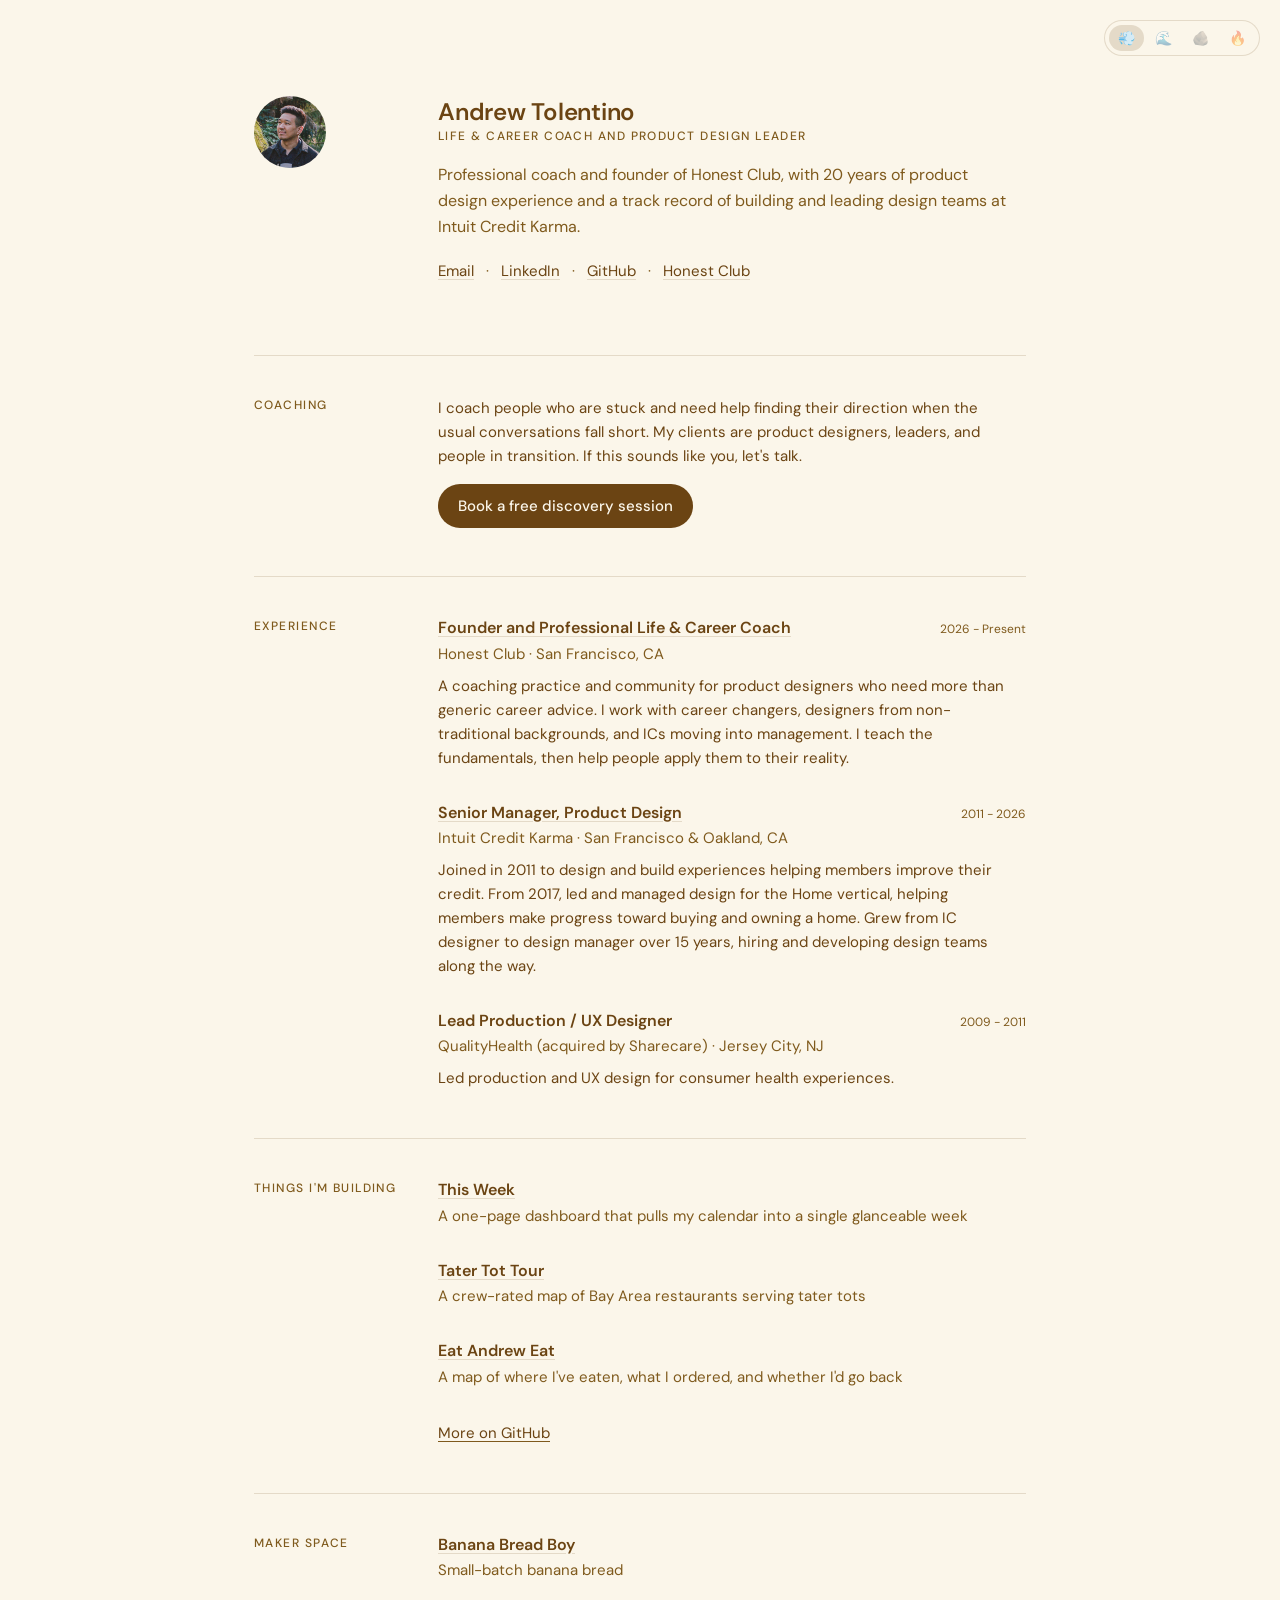
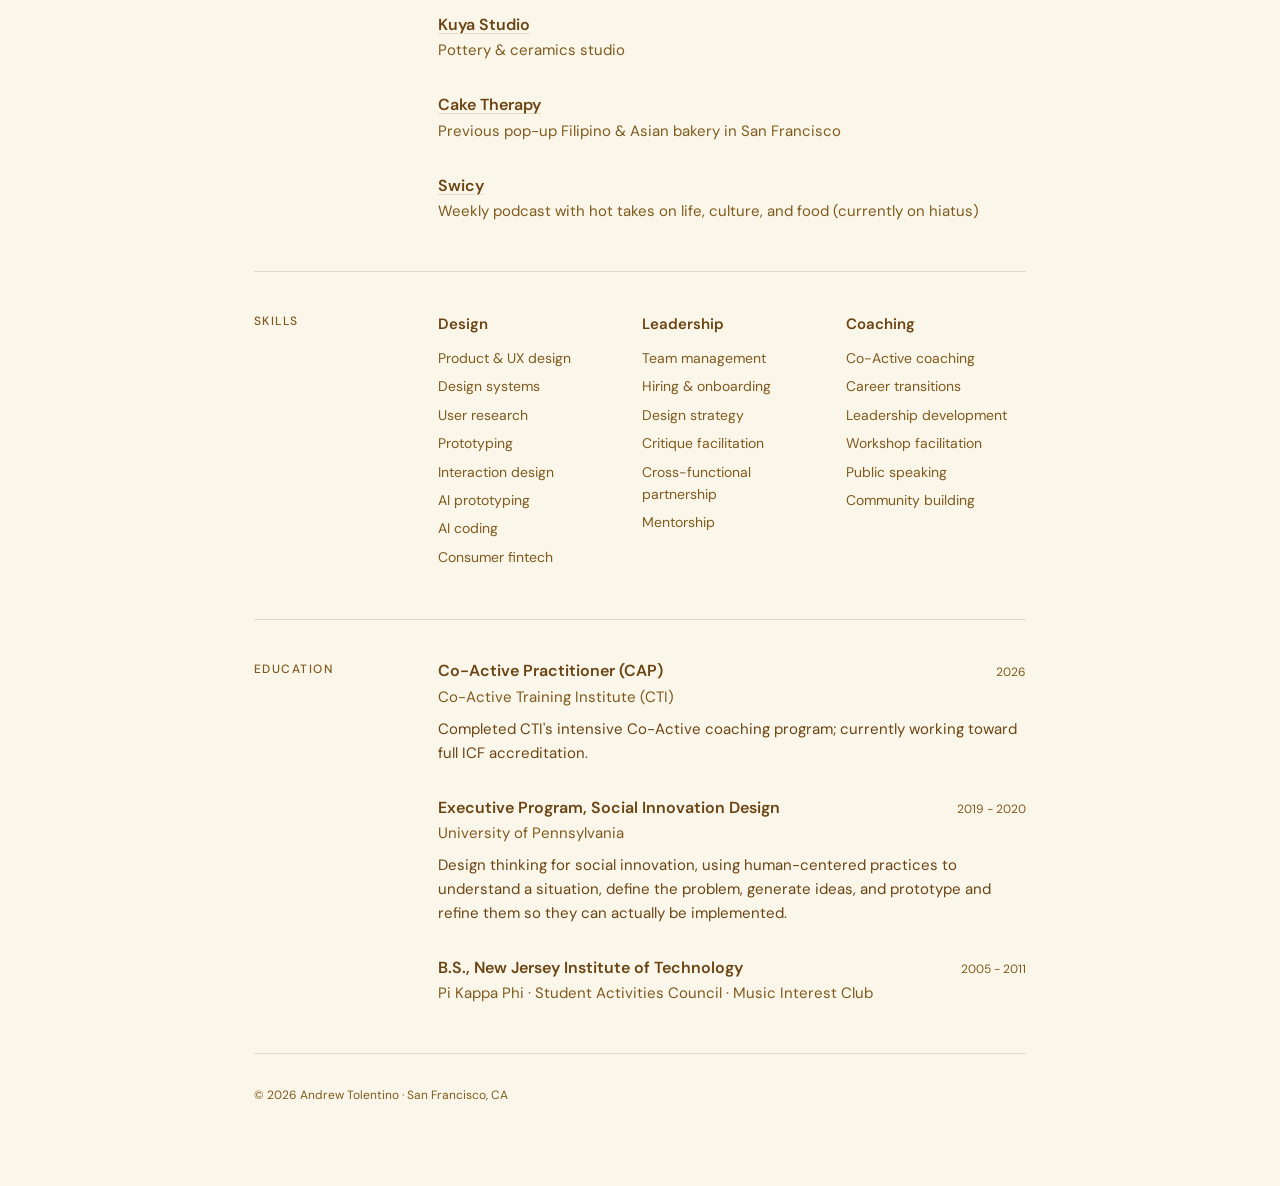
<file: index.html>
<!DOCTYPE html>
<html lang="en">
<head>
  <meta charset="UTF-8">
  <meta name="viewport" content="width=device-width, initial-scale=1.0">
  <title>Andrew Tolentino</title>
  <meta name="description" content="Resume of Andrew Tolentino, life and career coach and founder of Honest Club, with 20 years of product design experience leading teams at Intuit Credit Karma.">
  <link rel="icon" href="favicon.ico" sizes="32x32">
  <link rel="icon" type="image/png" sizes="32x32" href="assets/favicon-32.png">
  <link rel="icon" type="image/png" sizes="192x192" href="assets/favicon-192.png">
  <link rel="apple-touch-icon" href="assets/apple-touch-icon.png">
  <link rel="preconnect" href="https://fonts.googleapis.com">
  <link rel="preconnect" href="https://fonts.gstatic.com" crossorigin>
  <link href="https://fonts.googleapis.com/css2?family=DM+Sans:opsz,wght@9..40,400;9..40,500;9..40,600&display=swap" rel="stylesheet">
  <link rel="stylesheet" href="resume.css">
  <script>
    (function () {
      var el = localStorage.getItem('element');
      if (el === 'water' || el === 'earth' || el === 'fire') {
        document.documentElement.setAttribute('data-theme', el);
      }
    })();
  </script>
</head>
<body>
  <nav class="element-switch" aria-label="Color theme">
    <button data-element="air" title="Air Nomads">💨</button>
    <button data-element="water" title="Water Tribe">🌊</button>
    <button data-element="earth" title="Earth Kingdom">🪨</button>
    <button data-element="fire" title="Fire Nation">🔥</button>
  </nav>
  <p class="element-hint" id="element-hint" aria-hidden="true"></p>
  <main class="page">

    <!-- Intro -->
    <header class="masthead">
      <img class="portrait" src="assets/profile-pic-web.jpg" alt="Portrait of Andrew Tolentino">
      <h1 class="name">Andrew Tolentino</h1>
      <p class="subtitle">Life &amp; Career Coach and Product Design Leader</p>
      <p class="tagline">Professional coach and founder of Honest Club, with 20 years of product design experience and a track record of building and leading design teams at Intuit Credit Karma.</p>
      <nav class="contact">
        <a href="mailto:andrewjtolentino@gmail.com">Email</a>
        <span class="dot" aria-hidden="true">·</span>
        <a href="https://www.linkedin.com/in/atolentino" target="_blank" rel="noopener">LinkedIn</a>
        <span class="dot" aria-hidden="true">·</span>
        <a href="https://github.com/andrewtolentino" target="_blank" rel="noopener">GitHub</a>
        <span class="dot" aria-hidden="true">·</span>
        <a href="https://honestclub.co" target="_blank" rel="noopener">Honest Club</a>
      </nav>
    </header>

    <!-- Coaching -->
    <section class="section">
      <h2 class="label">Coaching</h2>
      <div class="entries">
      <article class="entry">
        <p class="desc">I coach people who are stuck and need help finding their direction when the usual conversations fall short. My clients are product designers, leaders, and people in transition. If this sounds like you, let's talk.</p>
        <a class="cta-button" href="https://honestclub.co/discovery" target="_blank" rel="noopener">Book a free discovery session</a>
      </article></div>
    </section>

    <!-- Experience -->
    <section class="section">
      <h2 class="label">Experience</h2>
      <div class="entries">

      <article class="entry">
        <div class="entry-head">
          <h3 class="role"><a href="https://honestclub.co" target="_blank" rel="noopener">Founder and Professional Life &amp; Career Coach</a></h3>
          <p class="when">2026 - Present</p>
        </div>
        <p class="org">Honest Club · San Francisco, CA</p>
        <p class="desc">A coaching practice and community for product designers who need more than generic career advice. I work with career changers, designers from non-traditional backgrounds, and ICs moving into management. I teach the fundamentals, then help people apply them to their reality.</p>
      </article>

      <article class="entry">
        <div class="entry-head">
          <h3 class="role"><a href="https://www.creditkarma.com" target="_blank" rel="noopener">Senior Manager, Product Design</a></h3>
          <p class="when">2011 - 2026</p>
        </div>
        <p class="org">Intuit Credit Karma · San Francisco &amp; Oakland, CA</p>
        <p class="desc">Joined in 2011 to design and build experiences helping members improve their credit. From 2017, led and managed design for the Home vertical, helping members make progress toward buying and owning a home. Grew from IC designer to design manager over 15 years, hiring and developing design teams along the way.</p>
      </article>

      <article class="entry">
        <div class="entry-head">
          <h3 class="role">Lead Production / UX Designer</h3>
          <p class="when">2009 - 2011</p>
        </div>
        <p class="org">QualityHealth (acquired by Sharecare) · Jersey City, NJ</p>
        <p class="desc">Led production and UX design for consumer health experiences.</p>
      </article></div>
    </section>

    <!-- Things I'm Building -->
    <section class="section">
      <h2 class="label">Things I'm Building</h2>
      <div class="entries">

      <article class="entry">
        <div class="entry-head">
          <h3 class="role"><a href="https://github.com/andrewtolentino/this-week" target="_blank" rel="noopener">This Week</a></h3>
        </div>
        <p class="org">A one-page dashboard that pulls my calendar into a single glanceable week</p>
      </article>

      <article class="entry">
        <div class="entry-head">
          <h3 class="role"><a href="https://github.com/andrewtolentino/tatertots" target="_blank" rel="noopener">Tater Tot Tour</a></h3>
        </div>
        <p class="org">A crew-rated map of Bay Area restaurants serving tater tots</p>
      </article>

      <article class="entry">
        <div class="entry-head">
          <h3 class="role"><a href="https://github.com/andrewtolentino/eatandreweat" target="_blank" rel="noopener">Eat Andrew Eat</a></h3>
        </div>
        <p class="org">A map of where I've eaten, what I ordered, and whether I'd go back</p>
      </article>

      <article class="entry">
        <p class="desc book-link"><a href="https://github.com/andrewtolentino" target="_blank" rel="noopener">More on GitHub</a></p>
      </article></div>
    </section>

    <!-- Maker Space -->
    <section class="section">
      <h2 class="label">Maker Space</h2>
      <div class="entries">

      <article class="entry">
        <div class="entry-head">
          <h3 class="role"><a href="https://bananabreadboy.com" target="_blank" rel="noopener">Banana Bread Boy</a></h3>
        </div>
        <p class="org">Small-batch banana bread</p>
      </article>

      <article class="entry">
        <div class="entry-head">
          <h3 class="role"><a href="https://kuya.studio" target="_blank" rel="noopener">Kuya Studio</a></h3>
        </div>
        <p class="org">Pottery &amp; ceramics studio</p>
      </article>

      <article class="entry">
        <div class="entry-head">
          <h3 class="role"><a href="https://caketherapy.com" target="_blank" rel="noopener">Cake Therapy</a></h3>
        </div>
        <p class="org">Previous pop-up Filipino &amp; Asian bakery in San Francisco</p>
      </article>

      <article class="entry">
        <div class="entry-head">
          <h3 class="role"><a href="https://getswicy.com" target="_blank" rel="noopener">Swicy</a></h3>
        </div>
        <p class="org">Weekly podcast with hot takes on life, culture, and food (currently on hiatus)</p>
      </article></div>
    </section>

    <!-- Skills -->
    <section class="section">
      <h2 class="label">Skills</h2>
      <div class="entries">
        <div class="skills-grid">
          <div class="skill-group">
            <h3 class="skill-title">Design</h3>
            <ul class="skill-list">
              <li>Product &amp; UX design</li>
              <li>Design systems</li>
              <li>User research</li>
              <li>Prototyping</li>
              <li>Interaction design</li>
              <li>AI prototyping</li>
              <li>AI coding</li>
              <li>Consumer fintech</li>
            </ul>
          </div>
          <div class="skill-group">
            <h3 class="skill-title">Leadership</h3>
            <ul class="skill-list">
              <li>Team management</li>
              <li>Hiring &amp; onboarding</li>
              <li>Design strategy</li>
              <li>Critique facilitation</li>
              <li>Cross-functional partnership</li>
              <li>Mentorship</li>
            </ul>
          </div>
          <div class="skill-group">
            <h3 class="skill-title">Coaching</h3>
            <ul class="skill-list">
              <li>Co-Active coaching</li>
              <li>Career transitions</li>
              <li>Leadership development</li>
              <li>Workshop facilitation</li>
              <li>Public speaking</li>
              <li>Community building</li>
            </ul>
          </div>
        </div>
      </div>
    </section>

    <!-- Education -->
    <section class="section">
      <h2 class="label">Education</h2>
      <div class="entries">

      <article class="entry">
        <div class="entry-head">
          <h3 class="role">Co-Active Practitioner (CAP)</h3>
          <p class="when">2026</p>
        </div>
        <p class="org">Co-Active Training Institute (CTI)</p>
        <p class="desc">Completed CTI's intensive Co-Active coaching program; currently working toward full ICF accreditation.</p>
      </article>

      <article class="entry">
        <div class="entry-head">
          <h3 class="role">Executive Program, Social Innovation Design</h3>
          <p class="when">2019 - 2020</p>
        </div>
        <p class="org">University of Pennsylvania</p>
        <p class="desc">Design thinking for social innovation, using human-centered practices to understand a situation, define the problem, generate ideas, and prototype and refine them so they can actually be implemented.</p>
      </article>

      <article class="entry">
        <div class="entry-head">
          <h3 class="role">B.S., New Jersey Institute of Technology</h3>
          <p class="when">2005 - 2011</p>
        </div>
        <p class="org">Pi Kappa Phi · Student Activities Council · Music Interest Club</p>
      </article></div>
    </section>

    <footer class="footer">
      <p>© <span id="copyright-year">2026</span> Andrew Tolentino · San Francisco, CA</p>
    </footer>

  </main>

  <script>
    const root = document.documentElement;
    const switcher = document.querySelector('.element-switch');
    const buttons = switcher.querySelectorAll('button');
    const hint = document.getElementById('element-hint');

    const lines = {
      air: 'air nomads welcome you',
      water: 'water tribe approved',
      earth: 'welcome to ba sing se',
      fire: 'everything changed when the fire nation attacked'
    };

    let flashTimer = null;
    let flashing = false;

    function paintActive() {
      const current = root.getAttribute('data-theme') || 'air';
      buttons.forEach(b => b.classList.toggle('active', b.dataset.element === current));
    }

    function flash(text, ms) {
      clearTimeout(flashTimer);
      hint.textContent = text;
      hint.classList.add('show');
      flashing = Boolean(ms);
      if (ms) {
        flashTimer = setTimeout(() => {
          hint.classList.remove('show');
          flashing = false;
        }, ms);
      }
    }

    switcher.addEventListener('mouseenter', () => {
      if (!flashing) flash('choose your element');
    });
    switcher.addEventListener('mouseleave', () => {
      if (!flashing) hint.classList.remove('show');
    });

    buttons.forEach(b => b.addEventListener('click', () => {
      const el = b.dataset.element;
      if (el === 'air') {
        root.removeAttribute('data-theme');
        localStorage.removeItem('element');
      } else {
        root.setAttribute('data-theme', el);
        localStorage.setItem('element', el);
      }
      paintActive();
      flash(lines[el], 3000);
    }));

    paintActive();

    document.getElementById('copyright-year').textContent = new Date().getFullYear();
  </script>
</body>
</html>
</file>
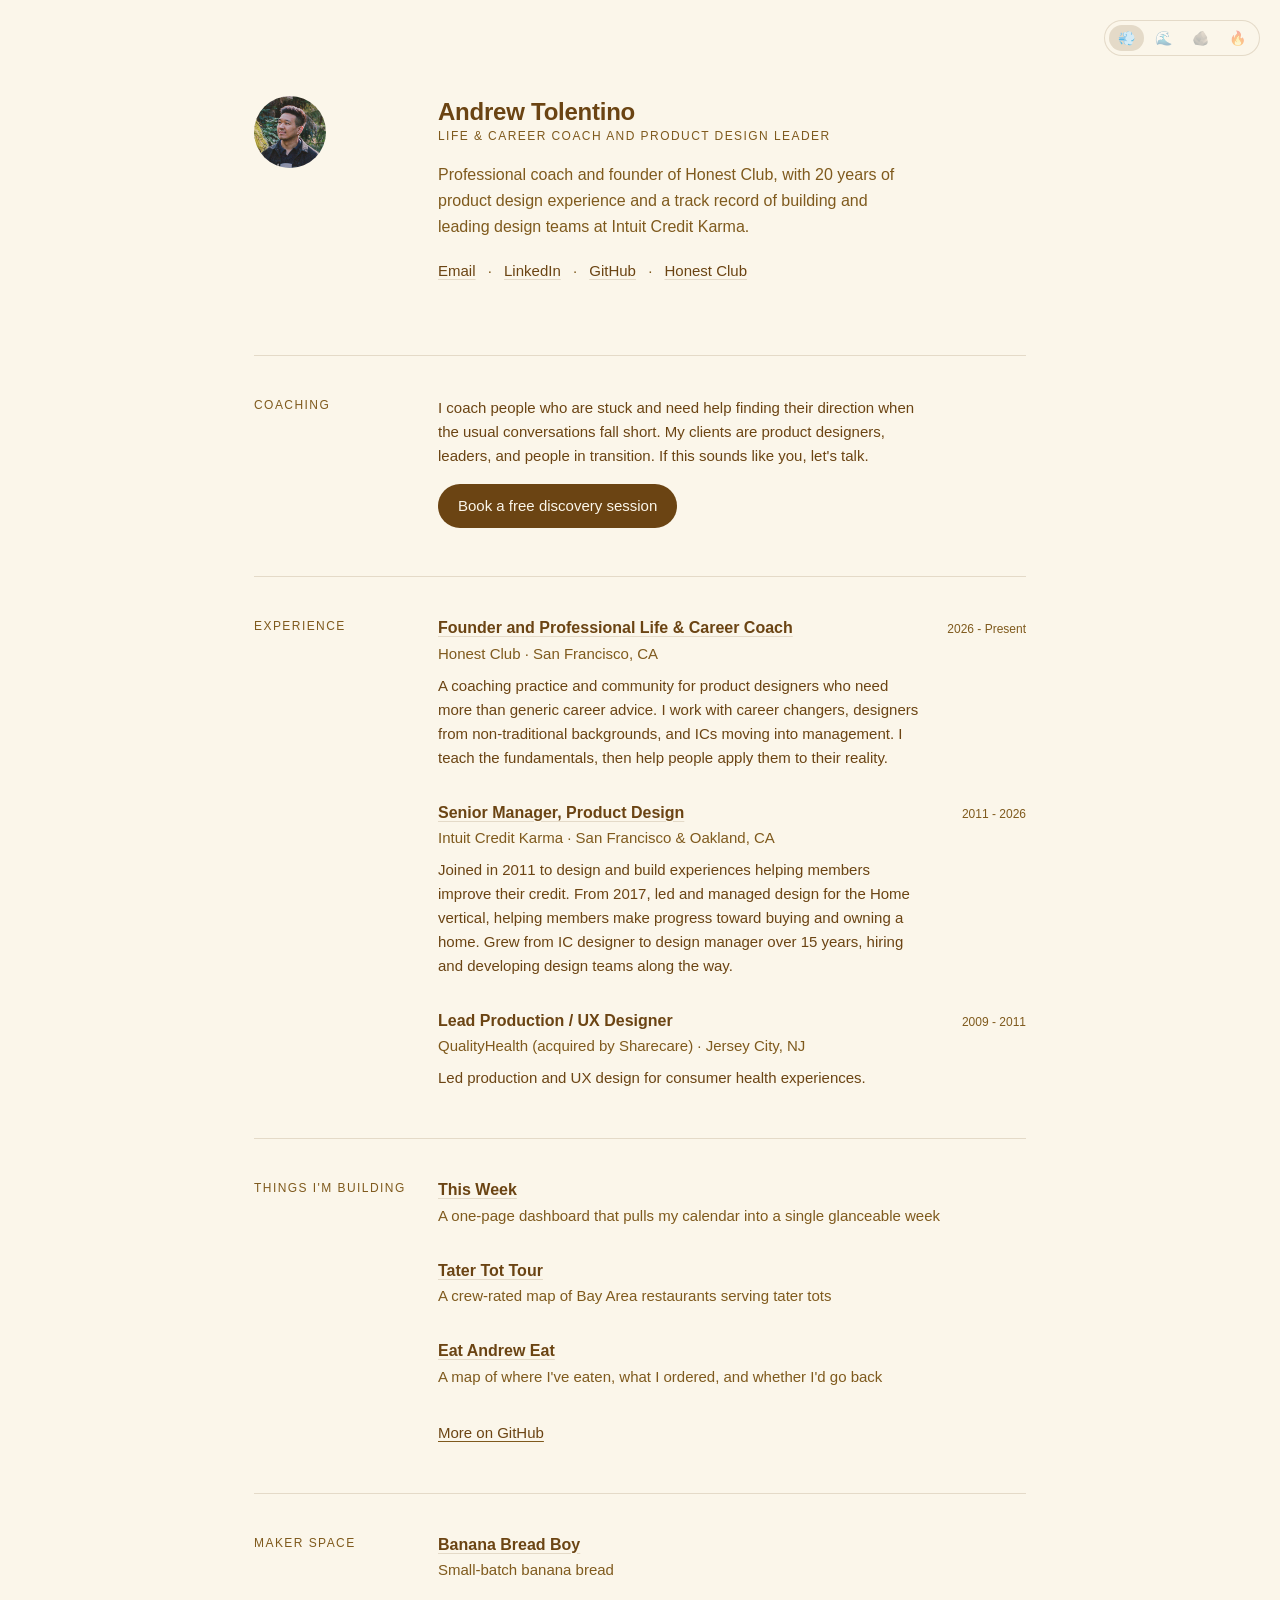
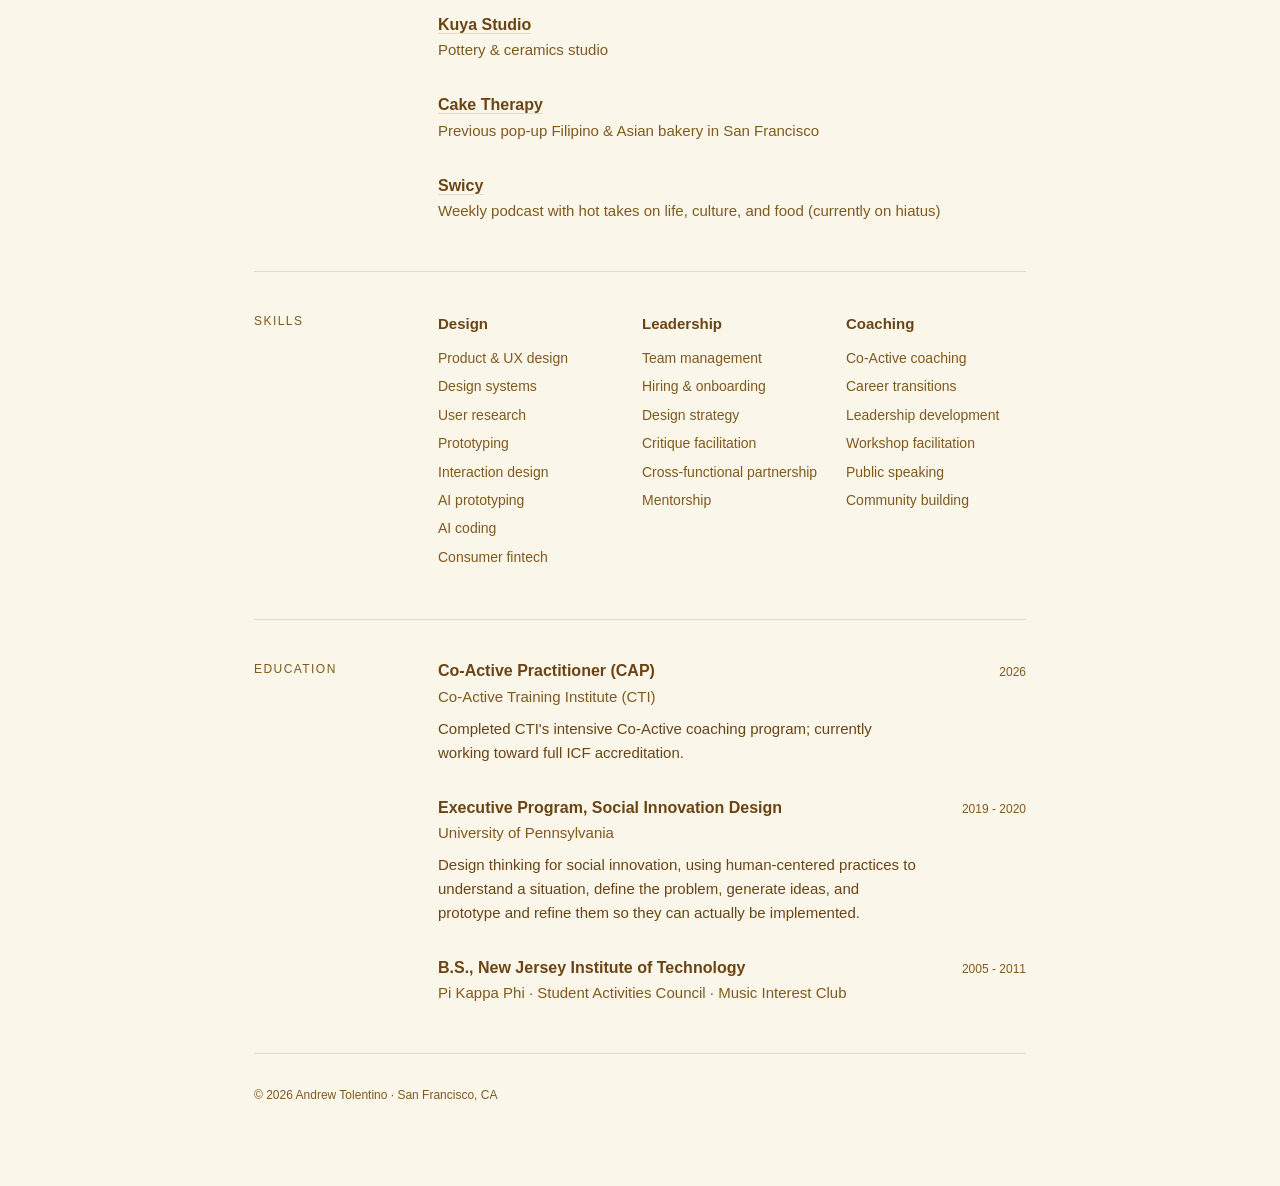
<file: resume.html>
<!DOCTYPE html>
<html lang="en">
<head>
  <meta charset="UTF-8">
  <meta http-equiv="refresh" content="0; url=/">
  <link rel="canonical" href="https://andrewtolentino.com/">
  <title>Andrew Tolentino</title>
</head>
<body>
  <p><a href="/">Moved here</a></p>
</body>
</html>
</file>
<file: resume.css>
/* Resume — warm cream / dark forest green */

*,
*::before,
*::after {
  margin: 0;
  padding: 0;
  box-sizing: border-box;
}

/* Air (default): Air Nomad cream & saffron */
:root {
  --cream: #fbf6ea;
  --forest: #6b4413;
  --forest-soft: #7f5a1d;
  --rule: rgba(107, 68, 19, 0.16);

  --font-sans: 'DM Sans', sans-serif;
}

/* Water: Water Tribe deep navy & ice */
:root[data-theme="water"] {
  --cream: #142330;
  --forest: #ddeaf4;
  --forest-soft: #9fc0d8;
  --rule: rgba(221, 234, 244, 0.18);
}

/* Earth: Earth Kingdom forest & jade */
:root[data-theme="earth"] {
  --cream: #202b19;
  --forest: #ecf2df;
  --forest-soft: #b1c19c;
  --rule: rgba(236, 242, 223, 0.18);
}

/* Fire: Fire Nation ember & gold */
:root[data-theme="fire"] {
  --cream: #2b1312;
  --forest: #f6e6d8;
  --forest-soft: #ddad82;
  --rule: rgba(246, 230, 216, 0.18);
}

html {
  -webkit-font-smoothing: antialiased;
  -moz-osx-font-smoothing: grayscale;
}

body {
  background-color: var(--cream);
  color: var(--forest);
  font-family: var(--font-sans);
  font-size: 16px;
  line-height: 1.6;
  transition: background-color 0.35s ease, color 0.35s ease;
}

/* Element switcher */
.element-switch {
  position: fixed;
  top: 20px;
  right: 20px;
  z-index: 10;
  display: flex;
  gap: 2px;
  padding: 4px;
  background-color: var(--cream);
  border: 1px solid var(--rule);
  border-radius: 999px;
  transition: background-color 0.35s ease, border-color 0.35s ease;
}

.element-switch button {
  font-size: 14px;
  line-height: 1;
  padding: 6px 9px;
  background: none;
  border: none;
  border-radius: 999px;
  cursor: pointer;
  opacity: 0.4;
  transition: opacity 0.2s ease, background-color 0.2s ease;
}

.element-switch button:hover {
  opacity: 0.8;
}

.element-switch button.active {
  opacity: 1;
  background-color: var(--rule);
}

.element-hint {
  position: fixed;
  top: 58px;
  right: 24px;
  z-index: 10;
  max-width: 220px;
  text-align: right;
  font-size: 11px;
  font-weight: 500;
  text-transform: uppercase;
  letter-spacing: 0.1em;
  color: var(--forest-soft);
  opacity: 0;
  transition: opacity 0.3s ease;
  pointer-events: none;
}

.element-hint.show {
  opacity: 1;
}

.page {
  max-width: 820px;
  margin: 0 auto;
  padding: 96px 24px 80px;
}

a {
  color: inherit;
  text-decoration: underline;
  text-decoration-color: var(--rule);
  text-underline-offset: 3px;
  transition: text-decoration-color 0.2s ease;
}

a:hover {
  text-decoration-color: var(--forest);
}

/* Header — two-column: portrait | text */
.masthead {
  display: grid;
  grid-template-columns: 160px 1fr;
  gap: 0 24px;
  align-items: start;
  margin-bottom: 72px;
}

.portrait {
  grid-column: 1;
  grid-row: 1 / span 3;
  width: 72px;
  height: 72px;
  border-radius: 50%;
  object-fit: cover;
  display: block;
}

.masthead > :not(.portrait) {
  grid-column: 2;
}

.name {
  font-size: 24px;
  font-weight: 600;
  letter-spacing: -0.01em;
  line-height: 1.3;
  margin-bottom: 2px;
}

.subtitle {
  font-size: 12px;
  font-weight: 500;
  text-transform: uppercase;
  letter-spacing: 0.12em;
  color: var(--forest-soft);
  margin-top: -2px;
  margin-bottom: 16px;
}

.tagline {
  font-size: 16px;
  color: var(--forest-soft);
  max-width: 52ch;
  margin-bottom: 20px;
}

.contact {
  font-family: var(--font-sans);
  font-size: 15px;
}

.contact .dot {
  color: var(--forest-soft);
  margin: 0 8px;
}

/* Sections — two-column grid: label | entries */
.section {
  display: grid;
  grid-template-columns: 160px 1fr;
  gap: 24px;
  padding-top: 40px;
  margin-bottom: 48px;
  border-top: 1px solid var(--rule);
}

.label {
  font-family: var(--font-sans);
  font-size: 12px;
  font-weight: 500;
  text-transform: uppercase;
  letter-spacing: 0.12em;
  color: var(--forest-soft);
  line-height: 1.6;
}

/* Entries */
.entry {
  margin-bottom: 32px;
}

.entry:last-child {
  margin-bottom: 0;
}

.entry-head {
  display: flex;
  align-items: baseline;
  justify-content: space-between;
  gap: 16px;
}

.role {
  font-size: 16px;
  font-weight: 600;
  line-height: 1.4;
}

.when {
  font-family: var(--font-sans);
  font-size: 12px;
  color: var(--forest-soft);
  white-space: nowrap;
}

.org {
  font-size: 15px;
  color: var(--forest-soft);
  margin-top: 2px;
}

.desc {
  margin-top: 8px;
  font-size: 15px;
  max-width: 58ch;
}

/* A paragraph that opens an entry (no role heading above it) starts flush,
   so the first line of every section aligns with its label */
.entry > .desc:first-child {
  margin-top: 0;
}

.book-link {
  font-family: var(--font-sans);
  font-size: 15px;
  margin-top: 12px;
}

.book-link a {
  text-decoration-color: var(--forest-soft);
}

/* CTA button */
.cta-button {
  display: inline-block;
  margin-top: 16px;
  padding: 10px 20px;
  background-color: var(--forest);
  color: var(--cream);
  border-radius: 999px;
  font-size: 15px;
  font-weight: 500;
  text-decoration: none;
  transition: opacity 0.2s ease, background-color 0.35s ease, color 0.35s ease;
}

.cta-button:hover {
  opacity: 0.85;
  text-decoration: none;
}

/* Skills — three-column grid inside the entries column */
.skills-grid {
  display: grid;
  grid-template-columns: repeat(3, 1fr);
  gap: 24px;
}

.skill-title {
  font-size: 15px;
  font-weight: 600;
  margin-bottom: 8px;
}

.skill-list {
  list-style: none;
}

.skill-list li {
  font-size: 14px;
  color: var(--forest-soft);
  padding: 3px 0;
}

/* Footer */
.footer {
  padding-top: 32px;
  border-top: 1px solid var(--rule);
  font-family: var(--font-sans);
  font-size: 12px;
  color: var(--forest-soft);
}

/* Tablet & below — collapse to single column */
@media (max-width: 700px) {
  .page {
    padding: 56px 20px;
  }

  .masthead {
    grid-template-columns: 1fr;
    gap: 0;
    margin-bottom: 48px;
  }

  .portrait,
  .masthead > :not(.portrait) {
    grid-column: 1;
    grid-row: auto;
  }

  .portrait {
    margin-bottom: 20px;
  }

  .section {
    grid-template-columns: 1fr;
    gap: 16px;
    padding-top: 32px;
    margin-bottom: 40px;
  }

  .name {
    font-size: 21px;
  }

  .skills-grid {
    grid-template-columns: 1fr;
    gap: 20px;
  }

  .entry-head {
    flex-direction: column;
    gap: 2px;
  }
}

/* Middle width — skills wrap to two columns */
@media (min-width: 701px) and (max-width: 900px) {
  .skills-grid {
    grid-template-columns: repeat(2, 1fr);
  }
}

@media print {
  body {
    background: #ffffff;
    color: #43301c;
  }

  .page {
    padding: 0;
  }

  .portrait,
  .element-switch {
    display: none;
  }

  a {
    text-decoration: none;
  }
}
</file>
